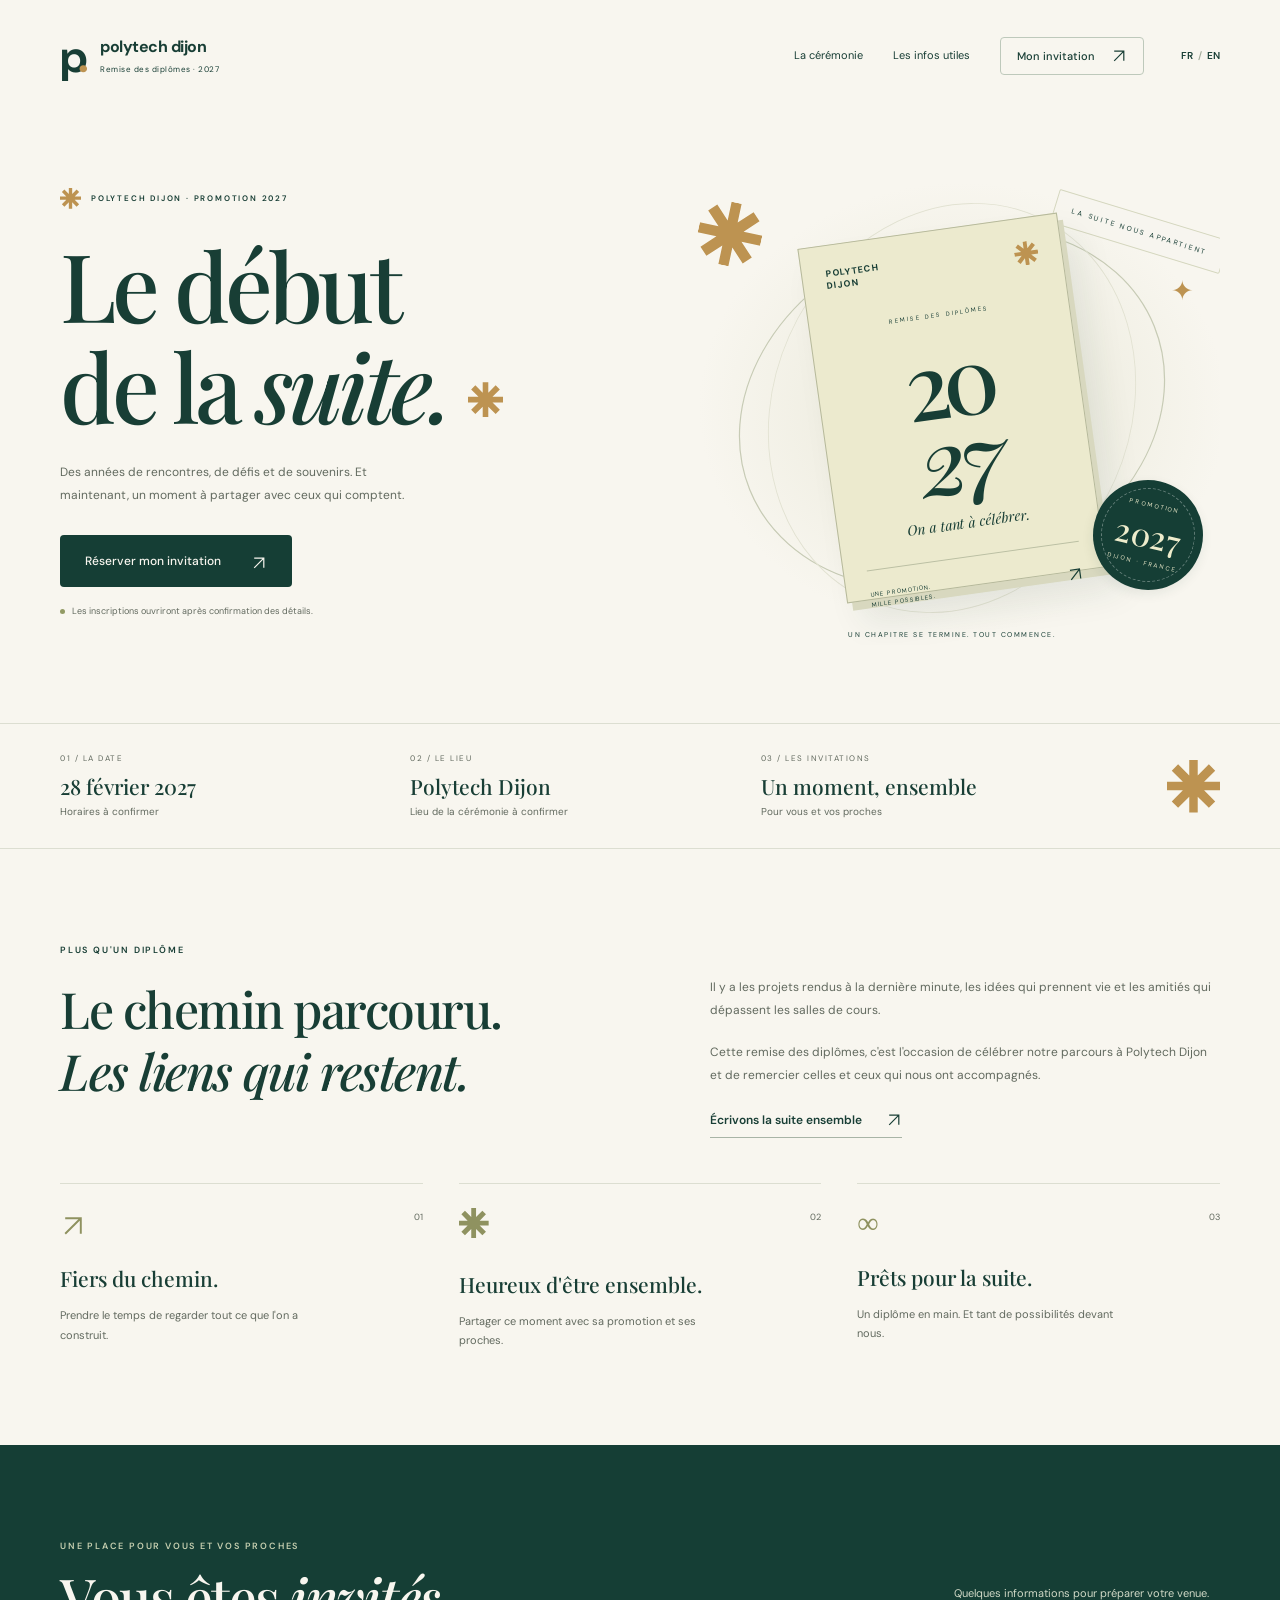
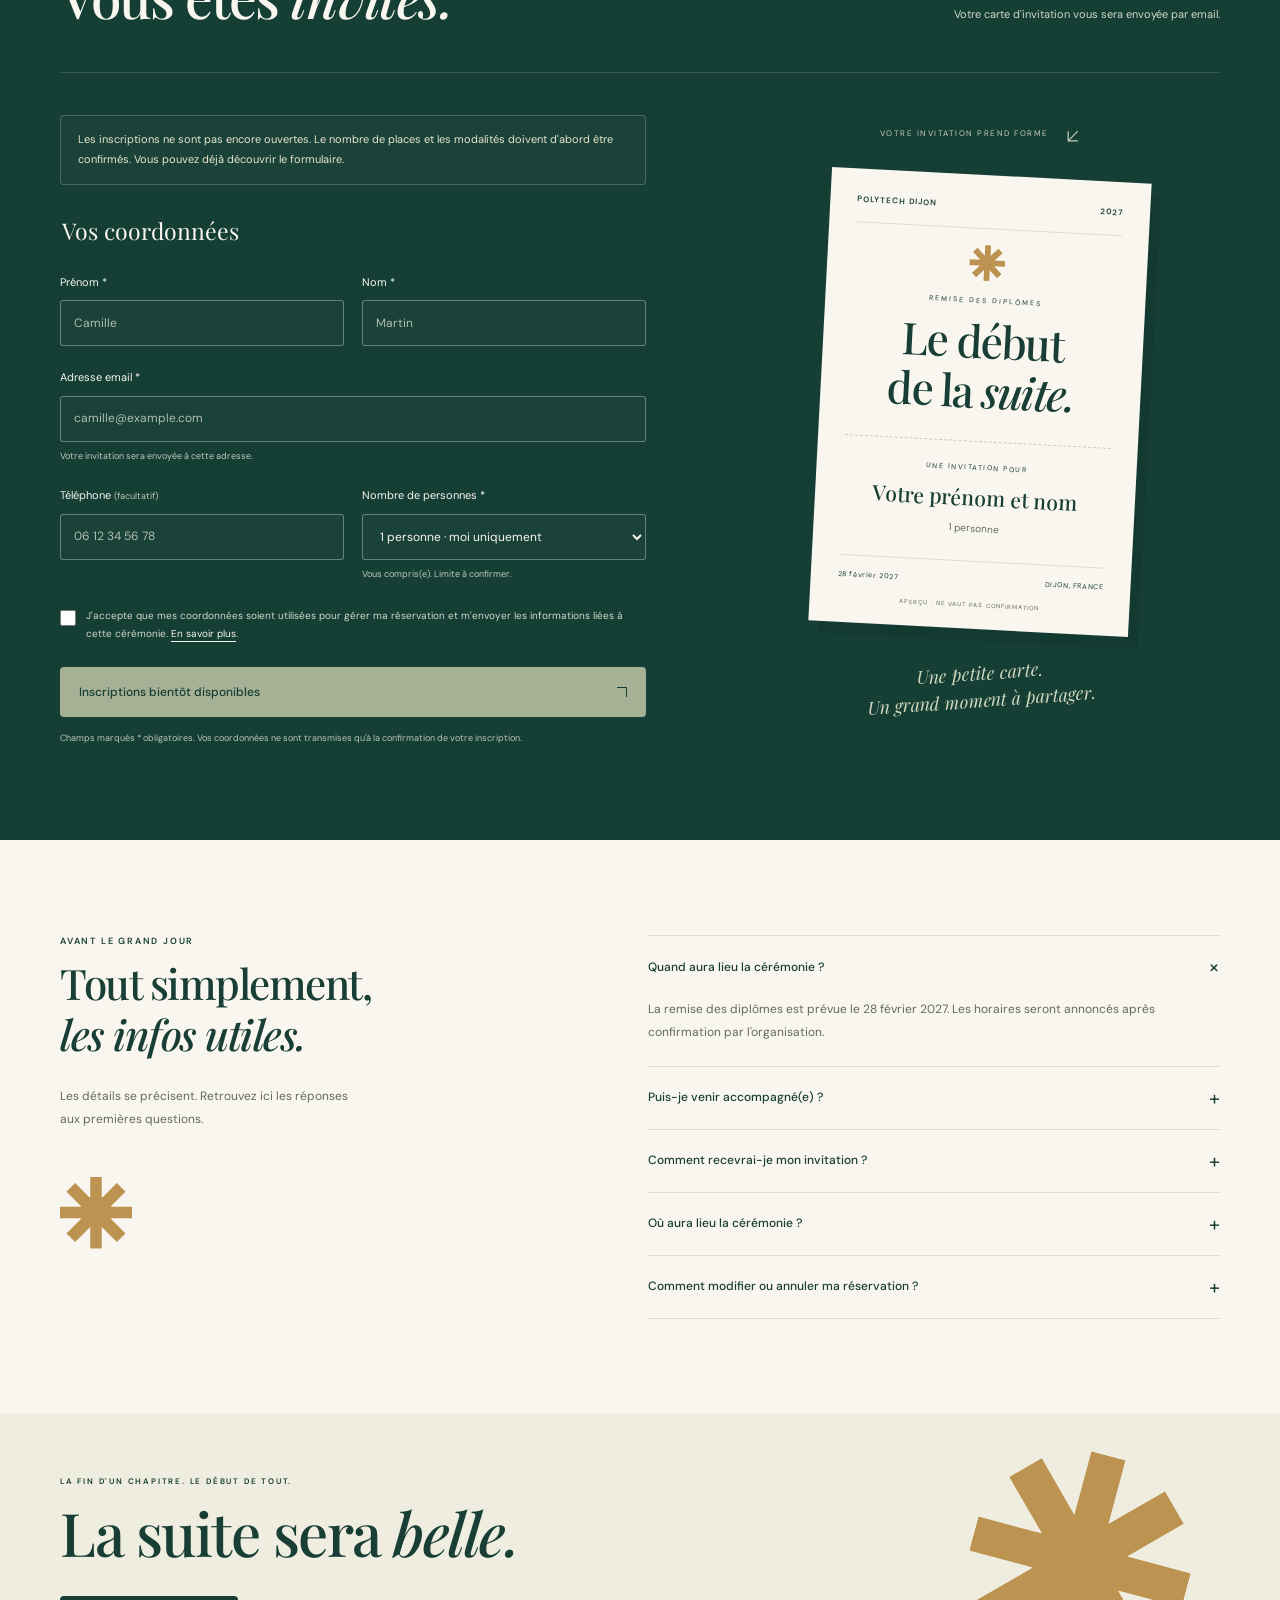
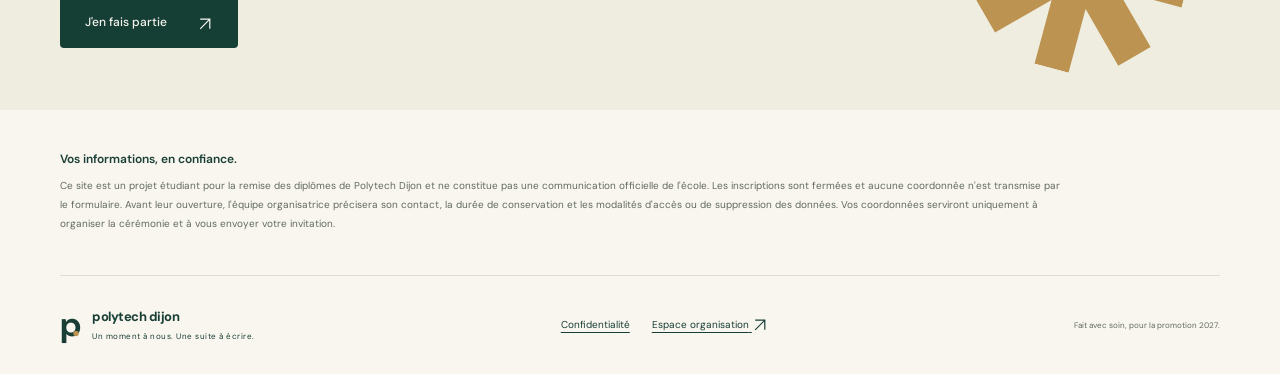
<file: index.html>
<!doctype html>
<html lang="fr">
  <head>
    <meta charset="utf-8" />
    <meta name="viewport" content="width=device-width, initial-scale=1" />
    <meta
      name="description"
      content="Le début de la suite. Le site étudiant de la remise des diplômes de Polytech Dijon : informations, réservations et invitations."
    />
    <meta name="theme-color" content="#153e35" />
    <title>Le début de la suite — Polytech Dijon · 2027</title>
    <link rel="icon" href="./favicon.svg" type="image/svg+xml" />
    <link rel="stylesheet" href="./assets/styles.css" />
    <script src="./config.js" defer></script>
    <script src="./assets/app.js" defer></script>
  </head>
  <body id="top">
    <a class="skip" href="#main" data-en="Skip to content">Aller au contenu</a>
    <header class="header wrap">
      <a class="brand" href="#top"
        ><span class="brand-mark" aria-hidden="true">p<span>.</span></span
        ><span
          >polytech dijon<small data-en="Graduation ceremony · 2027"
            >Remise des diplômes · 2027</small
          ></span
        ></a
      >
      <button
        class="menu-toggle"
        aria-controls="navigation"
        aria-expanded="false"
        hidden
      >
        <span data-en="Menu">Menu</span> ☰
      </button>
      <nav id="navigation" aria-label="Navigation">
        <a href="#ceremonie" data-en="The ceremony">La cérémonie</a
        ><a href="#infos" data-en="Useful information">Les infos utiles</a
        ><a class="button outline small" href="#invitation"
          ><span data-en="My invitation">Mon invitation</span>
          <svg
            class="arrow-icon"
            viewBox="0 0 20 20"
            fill="none"
            aria-hidden="true"
          >
            <path
              d="M4 16 16 4M4 4h12v12"
              stroke="currentColor"
              stroke-width="1.5"
            /></svg
        ></a>
      </nav>
      <button
        class="language"
        id="language"
        type="button"
        aria-label="Switch to English"
      >
        FR <span>/</span> EN
      </button>
    </header>
    <main id="main">
      <section class="hero wrap" aria-labelledby="hero-title">
        <div class="hero-copy">
          <p class="eyebrow">
            <span class="star" aria-hidden="true">✳︎</span>
            <span data-en="POLYTECH DIJON · CLASS OF 2027"
              >POLYTECH DIJON · PROMOTION 2027</span
            >
          </p>
          <h1 id="hero-title">
            <span data-en="The start of">Le début</span><br /><span
              data-en="what’s "
              >de la </span
            ><em data-en="next.">suite.</em
            ><span class="title-star" aria-hidden="true">✳︎</span>
          </h1>
          <p
            class="hero-description"
            data-en="Years of shared challenges, friendships and memories. Now, a moment to celebrate with the people who matter."
          >
            Des années de rencontres, de défis et de souvenirs. Et maintenant,
            un moment à partager avec ceux qui comptent.
          </p>
          <a class="button green" href="#invitation"
            ><span data-en="Reserve my invitation">Réserver mon invitation</span
            ><span aria-hidden="true"
              ><svg
                class="arrow-icon"
                viewBox="0 0 20 20"
                fill="none"
                aria-hidden="true"
              >
                <path
                  d="M4 16 16 4M4 4h12v12"
                  stroke="currentColor"
                  stroke-width="1.5"
                /></svg></span
          ></a>
          <p class="hero-note">
            <i aria-hidden="true"></i
            ><span
              id="opening-note"
              data-en="Registration opens once the event details are confirmed."
              >Les inscriptions ouvriront après confirmation des détails.</span
            >
          </p>
        </div>
        <div
          class="hero-art"
          role="img"
          aria-label="Carte illustrée de la promotion 2027"
        >
          <div class="orbit"></div>
          <div class="orbit second"></div>
          <span class="spark one" aria-hidden="true">✳︎</span
          ><span class="spark two" aria-hidden="true">✦</span
          ><span class="ribbon" data-en="THE FUTURE IS OURS"
            >LA SUITE NOUS APPARTIENT</span
          >
          <div class="art-card">
            <div class="art-top">
              <span>POLYTECH<br />DIJON</span
              ><span aria-hidden="true">✳︎</span>
            </div>
            <div class="art-center">
              <small data-en="GRADUATION CEREMONY">REMISE DES DIPLÔMES</small
              ><strong>20<br /><em>27</em></strong>
              <p data-en="So much to celebrate.">On a tant à célébrer.</p>
            </div>
            <div class="art-bottom">
              <span data-en="ONE CLASS. ENDLESS POSSIBILITIES."
                >UNE PROMOTION.<br />MILLE POSSIBLES.</span
              ><span aria-hidden="true"
                ><svg
                  class="arrow-icon"
                  viewBox="0 0 20 20"
                  fill="none"
                  aria-hidden="true"
                >
                  <path
                    d="M4 16 16 4M4 4h12v12"
                    stroke="currentColor"
                    stroke-width="1.5"
                  /></svg
              ></span>
            </div>
          </div>
          <div class="seal">
            <span data-en="CLASS OF">PROMOTION</span><strong>2027</strong
            ><span>DIJON · FRANCE</span>
          </div>
          <p
            class="art-footnote"
            data-en="One chapter ends. Everything begins."
          >
            Un chapitre se termine. Tout commence.
          </p>
        </div>
      </section>
      <section class="event-strip">
        <div class="wrap facts">
          <div>
            <small data-en="01 / THE DATE">01 / LA DATE</small
            ><strong data-event-date data-en="28 February 2027"
              >28 février 2027</strong
            ><span data-event-time data-en="Time to be confirmed"
              >Horaires à confirmer</span
            >
          </div>
          <div>
            <small data-en="02 / THE PLACE">02 / LE LIEU</small
            ><strong data-event-venue>Polytech Dijon</strong
            ><span data-event-address data-en="Ceremony venue to be confirmed"
              >Lieu de la cérémonie à confirmer</span
            >
          </div>
          <div>
            <small data-en="03 / THE INVITATIONS">03 / LES INVITATIONS</small
            ><strong data-en="A moment, together">Un moment, ensemble</strong
            ><span data-en="For you and your loved ones"
              >Pour vous et vos proches</span
            >
          </div>
          <span class="fact-star" aria-hidden="true">✳︎</span>
        </div>
      </section>
      <section id="ceremonie" class="story wrap section">
        <div>
          <p class="eyebrow" data-en="MORE THAN A DIPLOMA">
            PLUS QU'UN DIPLÔME
          </p>
          <h2>
            <span data-en="The journey we shared.">Le chemin parcouru.</span
            ><br /><em data-en="The bonds we keep.">Les liens qui restent.</em>
          </h2>
        </div>
        <div class="story-copy">
          <p
            data-en="There are the last-minute projects, the ideas brought to life and the friendships that extend far beyond the classroom."
          >
            Il y a les projets rendus à la dernière minute, les idées qui
            prennent vie et les amitiés qui dépassent les salles de cours.
          </p>
          <p
            data-en="Our graduation is a chance to celebrate our journey at Polytech Dijon and thank everyone who helped us along the way."
          >
            Cette remise des diplômes, c'est l'occasion de célébrer notre
            parcours à Polytech Dijon et de remercier celles et ceux qui nous
            ont accompagnés.
          </p>
          <a class="text-link" href="#invitation"
            ><span data-en="Let’s write what comes next"
              >Écrivons la suite ensemble</span
            >
            <svg
              class="arrow-icon"
              viewBox="0 0 20 20"
              fill="none"
              aria-hidden="true"
            >
              <path
                d="M4 16 16 4M4 4h12v12"
                stroke="currentColor"
                stroke-width="1.5"
              /></svg
          ></a>
        </div>
        <div class="moments">
          <article>
            <span class="moment-icon" aria-hidden="true"
              ><svg
                class="arrow-icon"
                viewBox="0 0 20 20"
                fill="none"
                aria-hidden="true"
              >
                <path
                  d="M4 16 16 4M4 4h12v12"
                  stroke="currentColor"
                  stroke-width="1.5"
                /></svg></span
            ><small>01</small>
            <h3 data-en="Proud of the journey.">Fiers du chemin.</h3>
            <p
              data-en="Taking a moment to appreciate everything we have built."
            >
              Prendre le temps de regarder tout ce que l'on a construit.
            </p>
          </article>
          <article>
            <span class="moment-icon" aria-hidden="true">✳︎</span
            ><small>02</small>
            <h3 data-en="Better together.">Heureux d'être ensemble.</h3>
            <p
              data-en="Sharing this milestone with our classmates and loved ones."
            >
              Partager ce moment avec sa promotion et ses proches.
            </p>
          </article>
          <article>
            <span class="moment-icon" aria-hidden="true">∞</span
            ><small>03</small>
            <h3 data-en="Ready for what’s next.">Prêts pour la suite.</h3>
            <p data-en="A diploma in hand. A world of possibilities ahead.">
              Un diplôme en main. Et tant de possibilités devant nous.
            </p>
          </article>
        </div>
      </section>
      <section id="invitation" class="invitation section">
        <div class="wrap">
          <div class="invitation-heading">
            <div>
              <p class="eyebrow" data-en="A PLACE FOR YOU AND YOUR LOVED ONES">
                UNE PLACE POUR VOUS ET VOS PROCHES
              </p>
              <h2>
                <span data-en="You’re ">Vous êtes </span
                ><em data-en="invited.">invités.</em>
              </h2>
            </div>
            <p
              data-en="A few details to prepare for your visit. Your invitation card will arrive by email."
            >
              Quelques informations pour préparer votre venue.<br />Votre carte
              d'invitation vous sera envoyée par email.
            </p>
          </div>
          <div class="registration-layout">
            <form id="registration-form">
              <div
                id="registration-notice"
                class="notice"
                role="status"
                data-en="Registration is not open yet. Capacity and registration details must be confirmed first. You can explore the form below."
              >
                Les inscriptions ne sont pas encore ouvertes. Le nombre de
                places et les modalités doivent d'abord être confirmés. Vous
                pouvez déjà découvrir le formulaire.
              </div>
              <fieldset>
                <legend data-en="Your details">Vos coordonnées</legend>
                <div class="field-row">
                  <div class="field">
                    <label for="first-name"
                      ><span data-en="First name">Prénom</span> *</label
                    ><input
                      id="first-name"
                      name="firstName"
                      autocomplete="given-name"
                      maxlength="80"
                      placeholder="Camille"
                      required
                    />
                  </div>
                  <div class="field">
                    <label for="last-name"
                      ><span data-en="Last name">Nom</span> *</label
                    ><input
                      id="last-name"
                      name="lastName"
                      autocomplete="family-name"
                      maxlength="80"
                      placeholder="Martin"
                      required
                    />
                  </div>
                </div>
                <div class="field">
                  <label for="email"
                    ><span data-en="Email address">Adresse email</span> *</label
                  ><input
                    id="email"
                    name="email"
                    type="email"
                    autocomplete="email"
                    maxlength="254"
                    placeholder="camille@example.com"
                    aria-describedby="email-help"
                    required
                  /><small
                    id="email-help"
                    data-en="We will send your invitation to this address."
                    >Votre invitation sera envoyée à cette adresse.</small
                  >
                </div>
                <div class="field-row">
                  <div class="field">
                    <label for="phone"
                      ><span data-en="Phone number">Téléphone</span>
                      <span class="optional" data-en="(optional)"
                        >(facultatif)</span
                      ></label
                    ><input
                      id="phone"
                      name="phone"
                      type="tel"
                      autocomplete="tel"
                      maxlength="30"
                      placeholder="06 12 34 56 78"
                    />
                  </div>
                  <div class="field">
                    <label for="party-size"
                      ><span data-en="Number of people"
                        >Nombre de personnes</span
                      >
                      *</label
                    ><select
                      id="party-size"
                      name="partySize"
                      aria-describedby="party-help"
                      required
                    >
                      <option value="1" data-en="1 person · just me">
                        1 personne · moi uniquement
                      </option>
                      <option value="2" data-en="2 people · me + 1 guest">
                        2 personnes · moi + 1 proche
                      </option>
                      <option value="3" data-en="3 people · me + 2 guests">
                        3 personnes · moi + 2 proches
                      </option>
                      <option value="4" data-en="4 people · me + 3 guests">
                        4 personnes · moi + 3 proches
                      </option></select
                    ><small
                      id="party-help"
                      data-en="Including you. Limit to be confirmed."
                      >Vous compris(e). Limite à confirmer.</small
                    >
                  </div>
                </div>
                <label class="checkbox-label"
                  ><input name="consent" type="checkbox" required /><span
                    ><span
                      data-en="I agree to my details being used to manage my reservation and send information about this ceremony."
                      >J'accepte que mes coordonnées soient utilisées pour gérer
                      ma réservation et m'envoyer les informations liées à cette
                      cérémonie.</span
                    >
                    <a href="#confidentialite" data-en="Learn more"
                      >En savoir plus</a
                    >.</span
                  ></label
                >
                <div id="captcha-container"></div>
                <button
                  id="submit-registration"
                  class="button cream submit"
                  type="submit"
                  disabled
                >
                  <span data-en="Registration opens soon"
                    >Inscriptions bientôt disponibles</span
                  ><span aria-hidden="true"
                    ><svg
                      class="arrow-icon"
                      viewBox="0 0 20 20"
                      fill="none"
                      aria-hidden="true"
                    >
                      <path
                        d="M4 16 16 4M4 4h12v12"
                        stroke="currentColor"
                        stroke-width="1.5"
                      /></svg
                  ></span>
                </button>
                <p
                  class="form-footnote"
                  data-en="Fields marked * are required. Your details are only sent when you confirm your registration."
                >
                  Champs marqués * obligatoires. Vos coordonnées ne sont
                  transmises qu'à la confirmation de votre inscription.
                </p>
              </fieldset>
              <div
                id="form-result"
                class="form-result"
                role="status"
                aria-live="polite"
                tabindex="-1"
                hidden
              ></div>
            </form>
            <aside
              class="invitation-preview"
              aria-label="Aperçu de l'invitation"
            >
              <p class="preview-label">
                <span data-en="YOUR INVITATION TAKES SHAPE"
                  >VOTRE INVITATION PREND FORME</span
                >
                <span aria-hidden="true"
                  ><svg
                    class="arrow-icon"
                    style="transform: rotate(180deg)"
                    viewBox="0 0 20 20"
                    fill="none"
                    aria-hidden="true"
                  >
                    <path
                      d="M4 16 16 4M4 4h12v12"
                      stroke="currentColor"
                      stroke-width="1.5"
                    /></svg
                ></span>
              </p>
              <div class="ticket">
                <div class="ticket-top">
                  <span>POLYTECH DIJON</span><span>2027</span>
                </div>
                <span class="ticket-star" aria-hidden="true">✳︎</span>
                <p class="ticket-eyebrow" data-en="GRADUATION CEREMONY">
                  REMISE DES DIPLÔMES
                </p>
                <h3>
                  <span data-en="The start of">Le début</span><br /><span
                    data-en="what’s "
                    >de la </span
                  ><em data-en="next.">suite.</em>
                </h3>
                <div class="ticket-guest">
                  <span data-en="AN INVITATION FOR">UNE INVITATION POUR</span
                  ><strong id="preview-name" data-en="Your first and last name"
                    >Votre prénom et nom</strong
                  ><small id="preview-party" data-en="1 person"
                    >1 personne</small
                  >
                </div>
                <div class="ticket-bottom">
                  <span data-event-date data-en="28 February 2027"
                    >28 février 2027</span
                  ><span>DIJON, FRANCE</span>
                </div>
                <p
                  class="preview-stamp"
                  data-en="PREVIEW · NOT A CONFIRMED INVITATION"
                >
                  APERÇU · NE VAUT PAS CONFIRMATION
                </p>
              </div>
              <p class="preview-note">
                <span data-en="A little card.">Une petite carte.</span
                ><br /><span data-en="A big moment to share."
                  >Un grand moment à partager.</span
                >
              </p>
            </aside>
          </div>
        </div>
      </section>
      <section id="infos" class="info wrap section">
        <div>
          <p class="eyebrow" data-en="BEFORE THE BIG DAY">
            AVANT LE GRAND JOUR
          </p>
          <h2>
            <span data-en="Simply,">Tout simplement,</span><br /><em
              data-en="the useful details."
              >les infos utiles.</em
            >
          </h2>
          <p
            class="info-intro"
            data-en="Plans are taking shape. Here are the answers to your first questions."
          >
            Les détails se précisent. Retrouvez ici les réponses aux premières
            questions.
          </p>
          <span class="info-flower" aria-hidden="true">✳︎</span>
        </div>
        <div class="faq">
          <details open>
            <summary>
              <span data-en="When is the ceremony?"
                >Quand aura lieu la cérémonie ?</span
              ><span aria-hidden="true">+</span>
            </summary>
            <p
              id="faq-date"
              data-en="The ceremony is planned for 28 February 2027. The time will be announced once confirmed by the organizers."
            >
              La remise des diplômes est prévue le 28 février 2027. Les horaires
              seront annoncés après confirmation par l'organisation.
            </p>
          </details>
          <details>
            <summary>
              <span data-en="Can I bring guests?"
                >Puis-je venir accompagné(e) ?</span
              ><span aria-hidden="true">+</span>
            </summary>
            <p
              data-en="You will be able to reserve for yourself and your loved ones. The guest limit will be confirmed when registration opens. Remember to include yourself in the total."
            >
              Le formulaire permettra de réserver pour vous et vos proches. Le
              nombre de places sera précisé à l'ouverture. Pensez à vous compter
              dans le total.
            </p>
          </details>
          <details>
            <summary>
              <span data-en="How will I receive my invitation?"
                >Comment recevrai-je mon invitation ?</span
              ><span aria-hidden="true">+</span>
            </summary>
            <p
              data-en="After your reservation is accepted, an invitation card will be sent to the email address you provide. Please check your spam folder too."
            >
              Après acceptation de votre réservation, une carte d'invitation
              sera envoyée à l'adresse email indiquée. Pensez à consulter vos
              courriers indésirables.
            </p>
          </details>
          <details>
            <summary>
              <span data-en="Where will it take place?"
                >Où aura lieu la cérémonie ?</span
              ><span aria-hidden="true">+</span>
            </summary>
            <p
              id="faq-venue"
              data-en="The exact venue and directions will be published here and included in your invitation once confirmed."
            >
              Le lieu exact et les indications d'accès seront publiés ici et
              repris dans votre invitation dès leur confirmation.
            </p>
          </details>
          <details>
            <summary>
              <span data-en="How can I change or cancel my booking?"
                >Comment modifier ou annuler ma réservation ?</span
              ><span aria-hidden="true">+</span>
            </summary>
            <p
              id="faq-contact"
              data-en="The organizers’ contact details will be provided when registration opens. Quote your booking reference when contacting them."
            >
              Les coordonnées de l'équipe organisatrice seront indiquées à
              l'ouverture. Vous pourrez la contacter avec votre référence de
              réservation.
            </p>
          </details>
        </div>
      </section>
      <section class="closing">
        <div class="wrap">
          <p
            class="eyebrow"
            data-en="THE END OF A CHAPTER. THE START OF EVERYTHING."
          >
            LA FIN D'UN CHAPITRE. LE DÉBUT DE TOUT.
          </p>
          <h2>
            <span data-en="Here’s to ">La suite sera </span
            ><em data-en="what’s next.">belle.</em>
          </h2>
          <a class="button green" href="#invitation"
            ><span data-en="Count me in">J'en fais partie</span
            ><span aria-hidden="true"
              ><svg
                class="arrow-icon"
                viewBox="0 0 20 20"
                fill="none"
                aria-hidden="true"
              >
                <path
                  d="M4 16 16 4M4 4h12v12"
                  stroke="currentColor"
                  stroke-width="1.5"
                /></svg></span></a
          ><span class="closing-star" aria-hidden="true">✳︎</span>
        </div>
      </section>
      <section id="confidentialite" class="privacy wrap">
        <h2 data-en="Your information, handled with care.">
          Vos informations, en confiance.
        </h2>
        <p
          id="privacy-text"
          data-en="This is a student project for Polytech Dijon’s graduation ceremony, not an official school communication. Registration is currently closed and no personal details are sent through the form. Before registration opens, the organizers will provide their contact details, a retention period and instructions for accessing or deleting your data. Your information will only be used to organize the ceremony and send your invitation."
        >
          Ce site est un projet étudiant pour la remise des diplômes de Polytech
          Dijon et ne constitue pas une communication officielle de l'école. Les
          inscriptions sont fermées et aucune coordonnée n'est transmise par le
          formulaire. Avant leur ouverture, l'équipe organisatrice précisera son
          contact, la durée de conservation et les modalités d'accès ou de
          suppression des données. Vos coordonnées serviront uniquement à
          organiser la cérémonie et à vous envoyer votre invitation.
        </p>
      </section>
    </main>
    <footer class="footer wrap">
      <a class="brand" href="#top"
        ><span class="brand-mark" aria-hidden="true">p<span>.</span></span
        ><span
          >polytech dijon<small data-en="Our moment. Our next chapter."
            >Un moment à nous. Une suite à écrire.</small
          ></span
        ></a
      >
      <div>
        <a href="#confidentialite" data-en="Privacy">Confidentialité</a
        ><a href="./admin.html"
          ><span data-en="Organizer area">Espace organisation</span>
          <svg
            class="arrow-icon"
            viewBox="0 0 20 20"
            fill="none"
            aria-hidden="true"
          >
            <path
              d="M4 16 16 4M4 4h12v12"
              stroke="currentColor"
              stroke-width="1.5"
            /></svg
        ></a>
      </div>
      <small data-en="Made with care, for the class of 2027."
        >Fait avec soin, pour la promotion 2027.</small
      >
    </footer>
  </body>
</html>
</file>
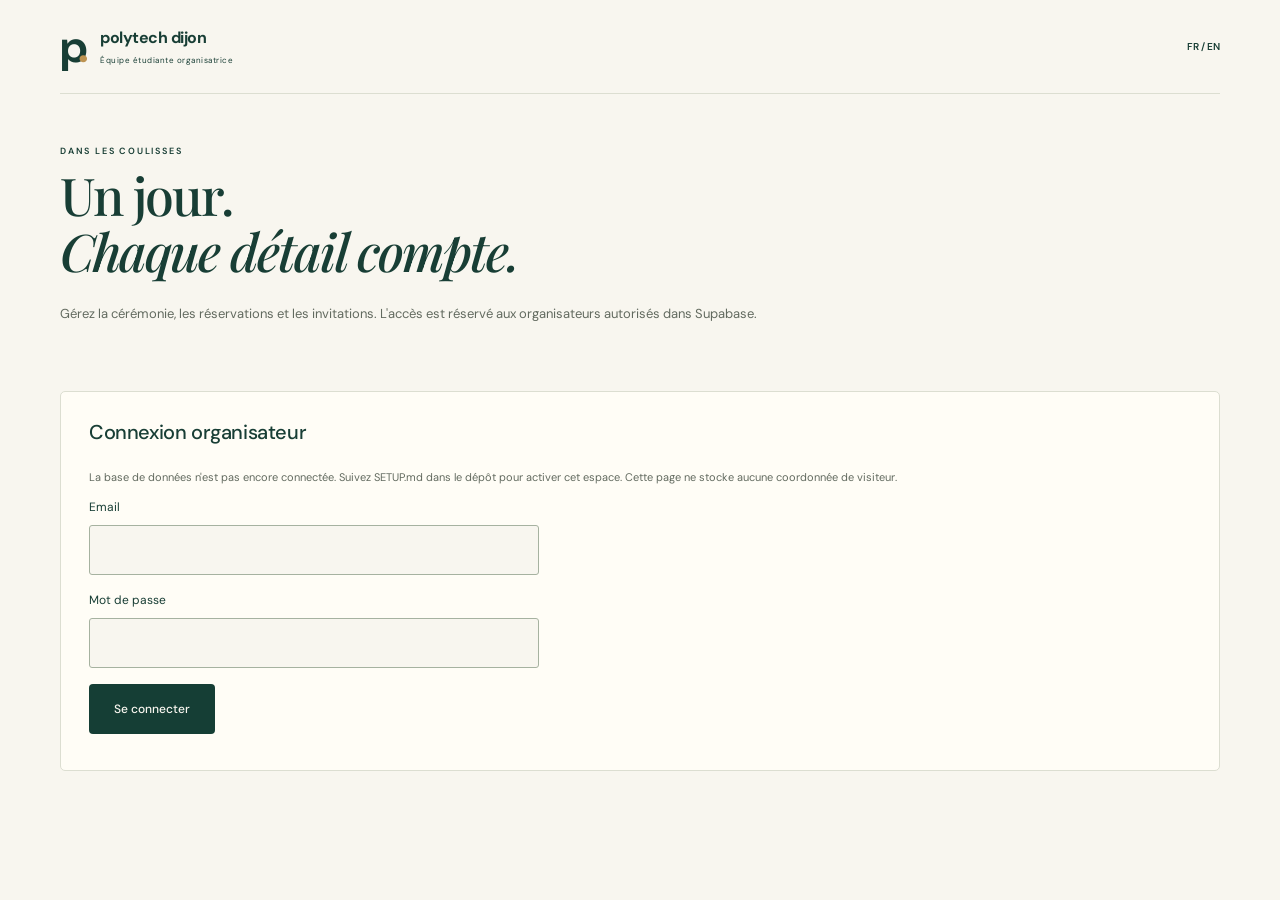
<file: admin.html>
<!doctype html>
<html lang="fr">
  <head>
    <meta charset="utf-8" />
    <meta name="viewport" content="width=device-width, initial-scale=1" />
    <meta name="robots" content="noindex,nofollow" />
    <title>Organisation — Polytech Dijon · 2027</title>
    <link rel="icon" href="./favicon.svg" type="image/svg+xml" />
    <link rel="stylesheet" href="./assets/styles.css" />
    <script src="./config.js" defer></script>
    <script src="./assets/admin.js" defer></script>
  </head>
  <body>
    <a class="skip" href="#main" data-en="Skip to content">Aller au contenu</a>
    <header class="admin-header wrap">
      <a class="brand" href="./index.html"
        ><span class="brand-mark" aria-hidden="true">p<span>.</span></span
        ><span
          >polytech dijon<small data-en="Student organizing team"
            >Équipe étudiante organisatrice</small
          ></span
        ></a
      >
      <div>
        <button id="language" class="language" aria-label="Switch to English">
          FR / EN</button
        ><button
          id="logout"
          class="button outline small"
          hidden
          data-en="Sign out"
        >
          Déconnexion
        </button>
      </div>
    </header>
    <main id="main" class="admin-main wrap">
      <p class="eyebrow" data-en="BEHIND THE CELEBRATION">DANS LES COULISSES</p>
      <h1>
        <span data-en="One day.">Un jour.</span><br /><em
          data-en="Every detail counts."
          >Chaque détail compte.</em
        >
      </h1>
      <p
        class="admin-intro"
        data-en="Manage the ceremony, reservations and invitations. Access is restricted to organizers authorized in Supabase."
      >
        Gérez la cérémonie, les réservations et les invitations. L'accès est
        réservé aux organisateurs autorisés dans Supabase.
      </p>
      <div
        id="admin-message"
        class="admin-message"
        role="status"
        aria-live="polite"
      ></div>
      <section id="login-panel" class="admin-panel">
        <h2 data-en="Organizer sign-in">Connexion organisateur</h2>
        <p
          class="admin-hint"
          id="setup-notice"
          data-en="The database is not connected yet. Follow SETUP.md in the repository to activate this workspace. No guest details are stored by this page."
        >
          La base de données n'est pas encore connectée. Suivez SETUP.md dans le
          dépôt pour activer cet espace. Cette page ne stocke aucune coordonnée
          de visiteur.
        </p>
        <form id="login-form">
          <label for="admin-email" data-en="Email">Email</label
          ><input
            id="admin-email"
            name="email"
            type="email"
            autocomplete="username"
            required
          /><label for="admin-password" data-en="Password">Mot de passe</label
          ><input
            id="admin-password"
            name="password"
            type="password"
            autocomplete="current-password"
            required
          /><button
            id="login-button"
            class="button green"
            type="submit"
            disabled
            data-en="Sign in"
          >
            Se connecter
          </button>
        </form>
      </section>
      <div id="workspace" hidden>
        <div class="admin-stats">
          <div class="admin-stat">
            <strong id="reserved-count">—</strong
            ><span data-en="Reserved places">Places réservées</span>
          </div>
          <div class="admin-stat">
            <strong id="remaining-count">—</strong
            ><span data-en="Places still available">Places disponibles</span>
          </div>
          <div class="admin-stat">
            <strong id="checked-count">—</strong
            ><span data-en="People checked in">Personnes accueillies</span>
          </div>
        </div>
        <details class="admin-panel">
          <summary data-en="Event settings and registration opening">
            Paramètres de la cérémonie et ouverture des inscriptions
          </summary>
          <p
            class="admin-hint"
            data-en="Opening requires a valid date, capacity, venue, organizer email, privacy notices in both languages and a retention deadline. Test email delivery first."
          >
            L'ouverture exige une date valide, une capacité, un lieu, un email
            organisateur, les deux notices de confidentialité et une date limite
            de conservation. Testez d'abord l'envoi des emails.
          </p>
          <form id="event-form" class="admin-event-form">
            <div>
              <label for="event-date" data-en="Event date"
                >Date de la cérémonie</label
              ><input id="event-date" name="event_date" type="date" required />
            </div>
            <div>
              <label for="event-time" data-en="Time in Dijon (optional)"
                >Heure à Dijon (facultatif)</label
              ><input id="event-time" name="event_time" type="time" />
            </div>
            <div>
              <label for="capacity" data-en="Total guest capacity"
                >Capacité totale d'accueil</label
              ><input
                id="capacity"
                name="capacity"
                type="number"
                min="1"
                max="100000"
              />
            </div>
            <div>
              <label for="max-party" data-en="Maximum people per reservation"
                >Personnes maximum par réservation</label
              ><input
                id="max-party"
                name="max_party_size"
                type="number"
                min="1"
                max="20"
                required
              />
            </div>
            <div>
              <label for="venue" data-en="Venue">Lieu</label
              ><input id="venue" name="venue" maxlength="200" />
            </div>
            <div>
              <label for="venue-address" data-en="Address">Adresse</label
              ><input id="venue-address" name="venue_address" maxlength="500" />
            </div>
            <div>
              <label for="organizer-email" data-en="Organizer contact email"
                >Email de contact de l'organisation</label
              ><input
                id="organizer-email"
                name="organizer_email"
                type="email"
                maxlength="254"
              />
            </div>
            <div>
              <label
                for="retention"
                data-en="Delete guest data after (maximum one year after the event)"
                >Supprimer les données après (maximum un an après la
                cérémonie)</label
              ><input id="retention" name="retention_until" type="date" />
            </div>
            <div>
              <label for="privacy-fr"
                >Notice de confidentialité (français)</label
              ><textarea
                id="privacy-fr"
                name="privacy_notice_fr"
                maxlength="8000"
              ></textarea>
            </div>
            <div>
              <label for="privacy-en">Privacy notice (English)</label
              ><textarea
                id="privacy-en"
                name="privacy_notice_en"
                maxlength="8000"
              ></textarea>
            </div>
            <label class="checkbox-label"
              ><input name="registration_open" type="checkbox" /><span
                data-en="Open registration"
                >Ouvrir les inscriptions</span
              ></label
            ><button class="button green" type="submit" data-en="Save settings">
              Enregistrer les paramètres
            </button>
          </form>
        </details>
        <div class="admin-toolbar">
          <h2 data-en="The guest list">La liste des invités</h2>
          <div>
            <button class="button outline small" id="refresh" data-en="Refresh">
              Actualiser</button
            ><button
              class="button green small"
              id="export"
              data-en="Export CSV"
            >
              Exporter CSV
            </button>
          </div>
        </div>
        <div class="field admin-search">
          <label for="search" data-en="Search by name, email or reference"
            >Rechercher par nom, email ou référence</label
          ><input
            id="search"
            type="search"
            placeholder="PD27-…"
            style="color: #153e35; border-color: #a6b2a0; max-width: 500px"
          />
        </div>
        <p
          class="admin-hint"
          data-en="Only authorized organizers can see these details. CSV exports contain personal data: keep them secure and delete them by the retention deadline."
        >
          Seuls les organisateurs autorisés voient ces informations. Les exports
          CSV contiennent des données personnelles : conservez-les en sécurité
          et supprimez-les à l'échéance prévue.
        </p>
        <div class="table-scroll">
          <table>
            <thead>
              <tr>
                <th data-en="Guest">Invité</th>
                <th data-en="Contact">Contact</th>
                <th data-en="People">Places</th>
                <th data-en="Reservation">Réservation</th>
                <th data-en="Invitation">Invitation</th>
                <th data-en="Actions">Actions</th>
              </tr>
            </thead>
            <tbody id="reservations"></tbody>
          </table>
        </div>
      </div>
    </main>
  </body>
</html>
</file>
<file: assets/styles.css>
@import url("https://fonts.googleapis.com/css2?family=DM+Sans:wght@400;500;600;700&family=Playfair+Display:ital,wght@0,500;0,600;1,500&display=swap");
:root {
  --paper: #f8f6ef;
  --ink: #183e35;
  --muted: #626a5f;
  --line: #dcded1;
  --green: #153e35;
  --cream: #eeeccc;
  --gold: #bd9351;
  --serif: "Playfair Display", Georgia, serif;
  --sans: "DM Sans", Arial, sans-serif;
  scroll-behavior: smooth;
  scroll-padding-top: 28px;
  color-scheme: light;
}
* {
  box-sizing: border-box;
}
body {
  margin: 0;
  background: var(--paper);
  color: var(--ink);
  font-family: var(--sans);
  font-size: 15px;
  line-height: 1.6;
}
button,
input,
select {
  font: inherit;
}
a {
  color: inherit;
  text-underline-offset: 4px;
}
a,
button,
summary {
  touch-action: manipulation;
}
button {
  cursor: pointer;
}
button:disabled {
  cursor: not-allowed;
}
a:focus-visible,
button:focus-visible,
summary:focus-visible,
input:focus-visible,
select:focus-visible,
[tabindex]:focus-visible {
  outline: 3px solid var(--gold);
  outline-offset: 5px;
}
.wrap {
  width: min(1160px, calc(100% - 96px));
  margin-inline: auto;
}
h1,
h2,
h3,
p {
  margin-top: 0;
}
h1,
h2,
h3 {
  font-weight: 500;
}
h2 {
  font-family: var(--serif);
  font-size: clamp(36px, 4vw, 50px);
  line-height: 1.23;
  letter-spacing: -1.5px;
  margin-bottom: 24px;
}
h2 em {
  font-weight: 500;
}
.eyebrow {
  font-size: 9px;
  letter-spacing: 1.8px;
  font-weight: 600;
  line-height: 1.6;
}
.section {
  padding-block: 94px;
}
.button {
  display: inline-flex;
  align-items: center;
  justify-content: center;
  gap: 30px;
  padding: 15px 24px;
  border: 1px solid transparent;
  border-radius: 4px;
  font-weight: 500;
  font-size: 12px;
  text-decoration: none;
  line-height: 1.5;
  transition:
    transform 0.2s,
    background 0.2s;
}
.button:hover {
  transform: translateY(-2px);
}
.button > span:last-child:not(:first-child) {
  font-size: 20px;
  line-height: 1;
}
.green {
  background: var(--green);
  color: var(--paper);
}
.green:hover {
  background: #235344;
}
.cream {
  background: var(--cream);
  color: var(--green);
}
.small {
  padding: 10px 16px;
  gap: 16px;
}
.outline {
  border-color: #bec9bb;
}
.text-link {
  font-size: 12px;
  font-weight: 600;
  text-decoration: none;
  border-bottom: 1px solid #a8b4a6;
  padding-bottom: 5px;
  display: inline-flex;
  align-items: center;
  gap: 24px;
}
.skip {
  position: fixed;
  left: 16px;
  top: -80px;
  z-index: 20;
  background: var(--paper);
  padding: 12px 20px;
}
.skip:focus {
  top: 12px;
}
.header {
  height: 112px;
  display: flex;
  align-items: center;
  gap: 25px;
}
.brand {
  display: flex;
  gap: 13px;
  align-items: center;
  text-decoration: none;
  font-size: 16px;
  font-weight: 700;
  letter-spacing: -0.5px;
  line-height: 1.3;
  flex-shrink: 0;
}
.brand small {
  display: block;
  font-size: 8px;
  font-weight: 400;
  letter-spacing: 0.5px;
  margin-top: 6px;
}
.brand-mark {
  font-weight: 700;
  font-size: 45px;
  letter-spacing: -9px;
  line-height: 1;
  margin-right: 7px;
}
.brand-mark > span {
  color: var(--gold);
}
.header nav {
  display: flex;
  align-items: center;
  gap: 30px;
  margin-left: auto;
}
.header nav > a {
  font-size: 11px;
  text-decoration: none;
}
.header nav > a:hover {
  text-decoration: underline;
}
.language {
  font-size: 10px;
  font-weight: 600;
  border: 0;
  background: none;
  color: var(--ink);
  padding: 8px 0 8px 12px;
  white-space: nowrap;
}
.language > span {
  color: #a4ac9c;
  padding: 0 3px;
}
.menu-toggle {
  background: none;
  border: 1px solid var(--line);
  padding: 8px 12px;
  color: var(--ink);
  border-radius: 4px;
  font-size: 11px;
}
.hero {
  display: grid;
  grid-template-columns: 1.08fr 1fr;
  gap: 45px;
  align-items: center;
  padding-top: 58px;
  padding-bottom: 78px;
}
.hero-copy > .eyebrow {
  display: flex;
  align-items: center;
  gap: 10px;
  margin-bottom: 25px;
  font-size: 8px;
}
.star {
  font-size: 21px;
  color: var(--gold);
}
h1 {
  font-family: var(--serif);
  font-size: clamp(70px, 7.4vw, 104px);
  letter-spacing: -4.5px;
  line-height: 1.07;
  margin-bottom: 25px;
}
h1 em {
  font-weight: 500;
}
.title-star {
  display: inline-block;
  font-family: var(--sans);
  font-size: 35px;
  color: var(--gold);
  vertical-align: middle;
  margin-left: 20px;
}
.hero-description {
  font-size: 12px;
  line-height: 1.9;
  color: var(--muted);
  max-width: 360px;
  margin-bottom: 28px;
}
.hero-note {
  font-size: 9px;
  display: flex;
  gap: 7px;
  align-items: flex-start;
  margin-top: 17px;
  color: var(--muted);
  max-width: 340px;
}
.hero-note i {
  width: 5px;
  height: 5px;
  border-radius: 50%;
  background: #929a64;
  flex-shrink: 0;
  margin-top: 5px;
}
.hero-art {
  height: 475px;
  position: relative;
  display: grid;
  place-items: center;
  background: radial-gradient(ellipse at 52% 50%, #e8e7d7 0, transparent 67%);
}
.art-card {
  width: 262px;
  height: 358px;
  background: #eceace;
  border: 1px solid #b6b99c;
  box-shadow:
    5px 8px 0 #d8d8bf,
    15px 24px 35px #183e3515;
  transform: rotate(-8deg);
  position: relative;
  z-index: 2;
  padding: 23px;
}
.art-top {
  display: flex;
  align-items: start;
  justify-content: space-between;
  font-size: 9px;
  font-weight: 700;
  line-height: 1.3;
  letter-spacing: 1px;
}
.art-top > span:last-child {
  font-size: 24px;
  line-height: 1;
}
.art-center {
  text-align: center;
  padding-top: 22px;
}
.art-center > small {
  font-size: 6px;
  letter-spacing: 2px;
}
.art-center > strong {
  font-family: var(--serif);
  display: block;
  font-size: 92px;
  line-height: 0.84;
  letter-spacing: -7px;
  margin-top: 17px;
  font-weight: 500;
}
.art-center em {
  font-weight: 500;
}
.art-center p {
  font-family: var(--serif);
  font-style: italic;
  font-size: 14px;
  margin: 18px 0 0;
}
.art-bottom {
  display: flex;
  align-items: center;
  justify-content: space-between;
  font-size: 6px;
  letter-spacing: 1px;
  border-top: 1px solid #bcc0a4;
  padding-top: 14px;
  margin-top: 22px;
  gap: 12px;
}
.art-bottom > span:last-child {
  font-size: 20px;
}
.orbit {
  position: absolute;
  width: 350px;
  height: 350px;
  border: 1px solid #c7cbb5;
  border-radius: 50%;
  transform: rotate(-22deg) scaleX(1.25);
}
.orbit.second {
  width: 420px;
  height: 420px;
  border-color: #e2e2d2;
  transform: rotate(24deg) scaleX(0.85);
}
.spark {
  position: absolute;
  color: var(--gold);
  z-index: 3;
}
.spark.one {
  font-size: 64px;
  left: 14px;
  top: 32px;
  transform: rotate(12deg);
}
.spark.two {
  font-size: 27px;
  right: 26px;
  top: 100px;
}
.ribbon {
  position: absolute;
  right: -8px;
  top: 44px;
  transform: rotate(17deg);
  font-size: 7px;
  letter-spacing: 2px;
  padding: 11px 17px;
  border: 1px solid #d5d7bf;
  border-radius: 2px;
  background: #f8f6efcc;
  z-index: 1;
}
.seal {
  position: absolute;
  z-index: 4;
  right: 17px;
  bottom: 55px;
  border-radius: 50%;
  width: 110px;
  height: 110px;
  display: flex;
  flex-direction: column;
  align-items: center;
  justify-content: center;
  background: var(--green);
  color: var(--cream);
  outline: 1px dashed #ffffff55;
  outline-offset: -9px;
  transform: rotate(13deg);
  box-shadow: 0 4px 12px #183e3515;
}
.seal span {
  font-size: 6px;
  letter-spacing: 2px;
}
.seal strong {
  font-family: var(--serif);
  font-size: 32px;
  line-height: 1.5;
  font-weight: 500;
}
.art-footnote {
  position: absolute;
  bottom: 5px;
  font-size: 7px;
  letter-spacing: 1.5px;
  text-transform: uppercase;
  margin: 0;
}
.event-strip {
  border-block: 1px solid var(--line);
}
.facts {
  display: grid;
  grid-template-columns: 1fr 1fr 1.15fr 60px;
  padding-block: 28px;
  gap: 26px;
  align-items: center;
}
.facts > div {
  display: flex;
  flex-direction: column;
}
.facts small {
  font-size: 8px;
  letter-spacing: 1.5px;
  color: var(--muted);
  margin-bottom: 8px;
}
.facts strong {
  font-family: var(--serif);
  font-size: 21px;
  font-weight: 500;
  line-height: 1.3;
  margin-bottom: 4px;
}
.facts > div > span {
  font-size: 10px;
  color: var(--muted);
}
.fact-star {
  font-size: 53px;
  line-height: 1;
  color: var(--gold);
  justify-self: end;
}
.story {
  display: grid;
  grid-template-columns: 1.1fr 1fr;
  column-gap: 90px;
}
.story .eyebrow {
  margin-bottom: 21px;
}
.story-copy {
  font-size: 12px;
  color: var(--muted);
  padding-top: 33px;
  line-height: 1.95;
}
.story-copy > p {
  margin-bottom: 18px;
}
.story-copy .text-link {
  color: var(--ink);
  margin-top: 3px;
}
.moments {
  grid-column: 1/-1;
  display: grid;
  grid-template-columns: repeat(3, 1fr);
  margin-top: 45px;
  gap: 36px;
}
.moments article {
  position: relative;
  padding-top: 24px;
  border-top: 1px solid var(--line);
}
.moment-icon {
  display: block;
  font-size: 30px;
  line-height: 1;
  margin-bottom: 23px;
  color: #8f9260;
}
.moments article > small {
  position: absolute;
  right: 0;
  top: 26px;
  font-size: 9px;
  color: var(--muted);
}
.moments h3 {
  font-family: var(--serif);
  font-size: 21px;
  margin-bottom: 10px;
}
.moments p {
  font-size: 11px;
  line-height: 1.8;
  max-width: 260px;
  color: var(--muted);
  margin-bottom: 0;
}
.invitation {
  background: var(--green);
  color: var(--paper);
  position: relative;
  overflow: hidden;
}
.invitation-heading {
  display: flex;
  align-items: end;
  justify-content: space-between;
  gap: 40px;
  padding-bottom: 42px;
  border-bottom: 1px solid #ffffff25;
  margin-bottom: 42px;
}
.invitation-heading .eyebrow {
  color: #c6cfb0;
}
.invitation-heading h2 {
  font-size: 55px;
  margin-bottom: 0;
}
.invitation-heading > p {
  font-size: 11px;
  color: #d1d9c7;
  line-height: 1.9;
  max-width: 300px;
  margin-bottom: 5px;
}
.registration-layout {
  display: grid;
  grid-template-columns: 1.1fr 0.9fr;
  gap: 95px;
}
.registration-layout > form {
  min-width: 0;
}
.notice {
  font-size: 11px;
  line-height: 1.8;
  color: #e7e5cd;
  border: 1px solid #ffffff35;
  padding: 14px 17px;
  border-radius: 4px;
  margin-bottom: 28px;
  background: #ffffff06;
}
fieldset {
  padding: 0;
  border: 0;
  margin: 0;
  min-width: 0;
}
legend {
  font-family: var(--serif);
  font-size: 23px;
  margin-bottom: 24px;
}
.field-row {
  display: grid;
  grid-template-columns: 1fr 1fr;
  gap: 18px;
}
.field {
  margin-bottom: 23px;
  min-width: 0;
}
.field label {
  display: block;
  font-size: 11px;
  margin-bottom: 9px;
}
.optional {
  font-size: 9px;
  color: #c1c9b5;
}
.field input,
.field select {
  display: block;
  width: 100%;
  min-height: 46px;
  background: #ffffff06;
  color: var(--paper);
  border: 1px solid #ffffff55;
  border-radius: 3px;
  padding: 11px 13px;
  font-size: 12px;
  transition: border-color 0.2s;
}
.field input::placeholder {
  color: #b0beb0;
}
.field input:hover,
.field select:hover {
  border-color: #e7e5cd;
}
.field select option {
  color: var(--ink);
  background: var(--paper);
}
.field small {
  font-size: 9px;
  line-height: 1.7;
  color: #c0cbbb;
  display: block;
  margin-top: 7px;
}
.checkbox-label {
  display: flex;
  align-items: start;
  gap: 10px;
  font-size: 10px;
  color: #d0dac9;
  line-height: 1.8;
  margin-top: 2px;
  margin-bottom: 24px;
}
.checkbox-label input {
  width: 16px;
  height: 16px;
  flex-shrink: 0;
  margin: 3px 0 0;
  accent-color: var(--cream);
}
.checkbox-label a {
  color: var(--paper);
}
.submit {
  width: 100%;
  justify-content: space-between;
  padding: 15px 18px;
}
.submit:disabled {
  background: #b5bda0;
  color: #153e35;
  opacity: 0.9;
  transform: none;
}
.form-footnote {
  font-size: 9px;
  line-height: 1.8;
  color: #b9c7b5;
  margin: 13px 0 0;
}
.preview-label {
  font-size: 8px;
  letter-spacing: 1.5px;
  text-align: center;
  color: #c4cdb3;
  margin-bottom: 23px;
  display: flex;
  align-items: center;
  justify-content: center;
  gap: 16px;
}
.preview-label > span:last-child {
  font-size: 23px;
}
.ticket {
  width: min(100%, 320px);
  margin: 0 auto;
  background: var(--paper);
  color: var(--ink);
  padding: 24px 27px 18px;
  position: relative;
  transform: rotate(3deg);
  box-shadow: 10px 12px 0 #0b2c253a;
}
.ticket-top {
  display: flex;
  justify-content: space-between;
  font-size: 8px;
  letter-spacing: 1px;
  font-weight: 600;
  border-bottom: 1px solid var(--line);
  padding-bottom: 16px;
}
.ticket-star {
  font-size: 36px;
  display: block;
  text-align: center;
  color: var(--gold);
  margin-top: 16px;
  margin-bottom: 14px;
  line-height: 1.2;
}
.ticket-eyebrow {
  font-size: 7px;
  letter-spacing: 2px;
  text-align: center;
  margin-bottom: 9px;
}
.ticket h3 {
  font-family: var(--serif);
  font-size: 44px;
  line-height: 1.13;
  letter-spacing: -1.5px;
  text-align: center;
  margin-bottom: 27px;
}
.ticket-guest {
  text-align: center;
  border-top: 1px dashed #c8ccb9;
  padding-top: 20px;
}
.ticket-guest > span {
  font-size: 7px;
  letter-spacing: 1.5px;
  display: block;
}
.ticket-guest strong {
  display: block;
  font-family: var(--serif);
  font-size: 21px;
  font-weight: 500;
  margin-block: 7px 1px;
  overflow-wrap: anywhere;
}
.ticket-guest small {
  font-size: 10px;
  color: var(--muted);
}
.ticket-bottom {
  display: flex;
  justify-content: space-between;
  border-top: 1px solid var(--line);
  margin-top: 22px;
  padding-top: 13px;
  font-size: 7px;
  letter-spacing: 0.6px;
  gap: 8px;
}
.preview-stamp {
  text-align: center;
  font-size: 6px;
  letter-spacing: 1px;
  color: var(--muted);
  margin: 15px 0 0;
}
.preview-note {
  font-family: var(--serif);
  font-style: italic;
  text-align: center;
  color: #d0d7bc;
  font-size: 18px;
  line-height: 1.5;
  margin: 31px 0 0;
  transform: rotate(-4deg);
}
.form-result {
  border: 1px solid #aebc8e;
  padding: 20px;
  border-radius: 4px;
  background: #ffffff08;
  font-size: 13px;
  overflow-wrap: anywhere;
  margin-top: 20px;
}
.form-result.error {
  border-color: #f0ba9c;
}
.info {
  display: grid;
  grid-template-columns: 1fr 1.15fr;
  gap: 90px;
}
.info h2 {
  font-size: 42px;
}
.info-intro {
  font-size: 12px;
  line-height: 1.9;
  color: var(--muted);
  max-width: 300px;
}
.info-flower {
  display: block;
  font-size: 72px;
  line-height: 1;
  color: var(--gold);
  margin-top: 34px;
}
.faq {
  padding-top: 1px;
}
.faq details {
  border-bottom: 1px solid var(--line);
}
.faq details:first-child {
  border-top: 1px solid var(--line);
}
.faq summary {
  font-size: 12px;
  font-weight: 500;
  padding: 21px 0;
  list-style: none;
  display: flex;
  align-items: center;
  justify-content: space-between;
  gap: 20px;
  cursor: pointer;
}
.faq summary::-webkit-details-marker {
  display: none;
}
.faq summary > span:last-child {
  font-size: 20px;
  font-weight: 400;
  line-height: 1;
}
.faq details[open] summary > span:last-child {
  transform: rotate(45deg);
}
.faq details p {
  font-size: 12px;
  line-height: 1.9;
  color: var(--muted);
  padding-right: 25px;
  margin-bottom: 22px;
}
.closing {
  background: #eeeddf;
  padding-block: 62px;
  overflow: hidden;
}
.closing > .wrap {
  position: relative;
}
.closing .eyebrow {
  font-size: 8px;
}
.closing h2 {
  font-size: 60px;
  margin-bottom: 27px;
}
.closing-star {
  position: absolute;
  font-size: 220px;
  right: 30px;
  top: 50%;
  transform: translateY(-50%) rotate(15deg);
  line-height: 1;
  color: #d5d7b9;
}
.privacy {
  padding-block: 42px;
  border-bottom: 1px solid var(--line);
}
.privacy h2 {
  font-family: var(--sans);
  font-size: 12px;
  letter-spacing: 0;
  font-weight: 600;
  margin-bottom: 9px;
}
.privacy p {
  font-size: 10px;
  line-height: 1.9;
  color: var(--muted);
  max-width: 1000px;
  margin-bottom: 0;
}
.footer {
  display: flex;
  align-items: center;
  justify-content: space-between;
  padding-block: 32px;
  gap: 25px;
}
.footer .brand {
  font-size: 13px;
}
.footer .brand-mark {
  font-size: 34px;
}
.footer .brand small {
  font-size: 8px;
}
.footer > div {
  display: flex;
  gap: 22px;
  font-size: 10px;
}
.footer > small {
  font-size: 8px;
  color: var(--muted);
}
[hidden] {
  display: none !important;
}
/* Organizer workspace */
.admin-header {
  border-bottom: 1px solid var(--line);
  padding-block: 24px;
  display: flex;
  align-items: center;
  justify-content: space-between;
  gap: 20px;
}
.admin-main {
  padding-block: 50px;
}
.admin-main > h1 {
  font-size: 52px;
  letter-spacing: -2px;
}
.admin-intro {
  color: var(--muted);
  font-size: 13px;
  max-width: 700px;
}
.admin-panel {
  background: #fffdf6;
  border: 1px solid var(--line);
  padding: 28px;
  border-radius: 5px;
  margin-block: 24px;
}
.admin-panel h2 {
  font-family: var(--sans);
  font-size: 20px;
  letter-spacing: -0.4px;
}
.admin-panel label {
  font-size: 12px;
  display: block;
  margin-bottom: 8px;
}
.admin-panel input,
.admin-panel textarea {
  padding: 12px;
  border: 1px solid #a6b2a0;
  border-radius: 3px;
  width: 100%;
  max-width: 450px;
  display: block;
  margin-bottom: 16px;
  color: var(--ink);
  background: var(--paper);
}
.admin-panel textarea {
  min-height: 110px;
  resize: vertical;
  font: inherit;
  font-size: 12px;
}
.admin-panel .button {
  margin-right: 10px;
  margin-bottom: 8px;
}
.admin-stats {
  display: grid;
  grid-template-columns: repeat(3, 1fr);
  gap: 20px;
}
.admin-stat {
  border: 1px solid var(--line);
  padding: 20px;
  background: #fffdf6;
}
.admin-stat strong {
  display: block;
  font-family: var(--serif);
  font-size: 36px;
  font-weight: 500;
}
.admin-stat span {
  font-size: 11px;
  color: var(--muted);
}
.table-scroll {
  overflow-x: auto;
}
table {
  width: 100%;
  border-collapse: collapse;
  font-size: 12px;
  text-align: left;
  white-space: nowrap;
}
th,
td {
  padding: 14px 12px;
  border-bottom: 1px solid var(--line);
}
th {
  font-size: 10px;
  letter-spacing: 0.5px;
  color: var(--muted);
}
td .button {
  font-size: 10px;
  padding: 7px 10px;
}
td small {
  display: block;
  color: var(--muted);
}
.admin-toolbar {
  display: flex;
  justify-content: space-between;
  align-items: center;
  flex-wrap: wrap;
  gap: 20px;
  margin-block: 30px 16px;
}
.admin-toolbar h2 {
  font-family: var(--serif);
  font-size: 27px;
  margin: 0;
}
.admin-message {
  font-size: 13px;
  padding: 15px 0;
  white-space: pre-line;
}
.admin-event-form {
  display: grid;
  grid-template-columns: 1fr 1fr;
  gap: 18px;
}
.admin-event-form input,
.admin-event-form textarea {
  margin: 0;
  max-width: none;
}
.admin-event-form .checkbox-label {
  color: var(--ink);
  font-size: 12px;
}
.admin-event-form .checkbox-label input {
  width: 16px;
  height: 16px;
  margin-top: 3px;
}
.admin-event-form .button {
  align-self: end;
  justify-self: start;
}
.admin-status {
  padding: 4px 8px;
  background: #e4e9d7;
  border-radius: 3px;
  font-size: 10px;
}
.admin-hint {
  font-size: 11px;
  color: var(--muted);
}
@media (max-width: 1050px) {
  .wrap {
    width: calc(100% - 64px);
  }
  .header {
    gap: 16px;
  }
  .header nav {
    gap: 20px;
  }
  .hero {
    gap: 15px;
  }
  .hero-art {
    height: 430px;
  }
  .orbit {
    width: 285px;
    height: 285px;
  }
  .orbit.second {
    width: 345px;
    height: 345px;
  }
  .art-card {
    width: 235px;
    height: 333px;
    padding: 20px;
  }
  .art-center > strong {
    font-size: 84px;
  }
  .spark.one {
    left: 0;
  }
  .spark.two {
    right: 0;
  }
  .ribbon {
    right: 0;
    font-size: 6px;
    letter-spacing: 1px;
  }
  .seal {
    right: -4px;
    bottom: 30px;
    width: 95px;
    height: 95px;
  }
  .story {
    column-gap: 50px;
  }
  .registration-layout {
    gap: 50px;
  }
  .info {
    gap: 55px;
  }
  .footer {
    flex-wrap: wrap;
  }
  .footer > small {
    flex-basis: 100%;
    text-align: center;
  }
  .invitation-heading h2 {
    font-size: 48px;
  }
  .facts {
    grid-template-columns: 1fr 1fr 1.1fr 35px;
    gap: 20px;
  }
  .fact-star {
    font-size: 38px;
  }
  .facts strong {
    font-size: 18px;
  }
}
@media (max-width: 760px) {
  .wrap {
    width: calc(100% - 40px);
  }
  .header {
    height: 88px;
    position: relative;
    gap: 14px;
  }
  .brand {
    font-size: 14px;
  }
  .brand small {
    font-size: 7px;
  }
  .brand-mark {
    font-size: 37px;
  }
  .menu-toggle:not([hidden]) {
    display: block;
    margin-left: auto;
  }
  .language {
    padding-left: 0;
    font-size: 10px;
  }
  .header nav {
    display: none;
    position: absolute;
    left: 0;
    right: 0;
    top: 78px;
    z-index: 10;
    background: var(--paper);
    border: 1px solid var(--line);
    padding: 20px;
    box-shadow: 0 12px 20px #183e3510;
    flex-direction: column;
    align-items: stretch;
    gap: 22px;
    margin: 0;
  }
  .header nav.is-open {
    display: flex;
  }
  .header nav > a {
    font-size: 14px;
  }
  .hero {
    grid-template-columns: 1fr;
    padding-top: 35px;
    padding-bottom: 40px;
    gap: 15px;
  }
  .hero-copy > .eyebrow {
    font-size: 7px;
    letter-spacing: 1.5px;
    margin-bottom: 22px;
  }
  h1 {
    font-size: clamp(62px, 13.7vw, 96px);
    letter-spacing: -3px;
    margin-bottom: 25px;
  }
  .title-star {
    font-size: 27px;
    margin-left: 16px;
  }
  .hero-description {
    font-size: 13px;
    max-width: 420px;
  }
  .hero-note {
    font-size: 10px;
  }
  .hero-art {
    height: 405px;
    width: min(100%, 410px);
    justify-self: center;
  }
  .art-card {
    width: 235px;
    height: 332px;
  }
  .art-center > strong {
    font-size: 84px;
  }
  .art-bottom {
    margin-top: 19px;
  }
  .ribbon {
    top: 25px;
    right: 8px;
  }
  .spark.one {
    left: 12px;
    top: 20px;
    font-size: 45px;
  }
  .spark.two {
    right: 17px;
    top: 75px;
  }
  .seal {
    right: 10px;
    bottom: 29px;
  }
  .art-footnote {
    font-size: 6px;
    bottom: 0;
    letter-spacing: 1.1px;
  }
  .facts {
    grid-template-columns: 1fr 1fr;
    gap: 26px 18px;
    padding-block: 27px;
  }
  .facts > div:nth-child(3) {
    grid-column: 1;
  }
  .facts strong {
    font-size: 18px;
  }
  .fact-star {
    justify-self: center;
    font-size: 48px;
  }
  .section {
    padding-block: 62px;
  }
  .story {
    grid-template-columns: 1fr;
    gap: 0;
  }
  .story h2 {
    font-size: 36px;
  }
  .story-copy {
    padding-top: 0;
    font-size: 13px;
  }
  .moments {
    grid-template-columns: 1fr;
    gap: 26px;
    margin-top: 38px;
  }
  .moments article {
    padding-top: 22px;
    padding-left: 48px;
  }
  .moment-icon {
    position: absolute;
    left: 0;
    top: 23px;
    font-size: 27px;
  }
  .moments h3 {
    font-size: 21px;
    padding-right: 28px;
    margin-bottom: 6px;
  }
  .moments p {
    max-width: none;
    padding-right: 20px;
    font-size: 12px;
  }
  .moments article > small {
    top: 23px;
  }
  .invitation-heading {
    display: block;
    padding-bottom: 25px;
    margin-bottom: 28px;
  }
  .invitation-heading h2 {
    font-size: 43px;
    margin-bottom: 20px;
  }
  .invitation-heading > p {
    font-size: 12px;
  }
  .registration-layout {
    grid-template-columns: 1fr;
    gap: 42px;
  }
  .field input,
  .field select {
    font-size: 16px;
    min-height: 48px;
  }
  .field label {
    font-size: 12px;
  }
  .field small,
  .optional {
    font-size: 10px;
  }
  .checkbox-label {
    font-size: 11px;
  }
  .field-row {
    gap: 13px;
  }
  .form-footnote {
    font-size: 10px;
  }
  .notice {
    font-size: 12px;
  }
  .invitation-preview {
    padding-top: 15px;
  }
  .ticket {
    width: min(100% - 15px, 300px);
  }
  .ticket h3 {
    font-size: 43px;
  }
  .preview-note {
    font-size: 18px;
  }
  .info {
    grid-template-columns: 1fr;
    gap: 25px;
  }
  .info h2 {
    font-size: 36px;
    margin-bottom: 18px;
  }
  .info-intro {
    max-width: 330px;
  }
  .info-flower {
    display: none;
  }
  .faq summary {
    font-size: 13px;
    padding-block: 21px;
  }
  .faq details p {
    font-size: 13px;
    padding-right: 20px;
  }
  .closing {
    padding-block: 48px;
  }
  .closing h2 {
    font-size: 40px;
  }
  .closing-star {
    font-size: 115px;
    right: -14px;
    top: 48%;
    opacity: 0.65;
    z-index: 0;
  }
  .closing h2,
  .closing a,
  .closing p {
    position: relative;
    z-index: 1;
  }
  .closing .eyebrow {
    font-size: 7px;
    letter-spacing: 1.2px;
  }
  .privacy {
    padding-block: 32px;
  }
  .privacy p {
    font-size: 11px;
  }
  .footer {
    padding-block: 28px;
    gap: 25px;
    align-items: start;
  }
  .footer > div {
    flex-direction: column;
    gap: 12px;
    font-size: 10px;
  }
  .footer > small {
    font-size: 9px;
    text-align: left;
  }
  .admin-main {
    padding-top: 35px;
  }
  .admin-main > h1 {
    font-size: 37px;
  }
  .admin-stats {
    gap: 10px;
  }
  .admin-stat {
    padding: 14px;
  }
  .admin-stat strong {
    font-size: 28px;
  }
  .admin-stat span {
    font-size: 9px;
  }
  .admin-panel {
    padding: 20px;
  }
  .admin-event-form {
    grid-template-columns: 1fr;
  }
  .admin-header .brand small {
    display: none;
  }
}
@media (prefers-reduced-motion: reduce) {
  :root {
    scroll-behavior: auto;
  }
  *,
  *:before,
  *:after {
    transition: none !important;
    animation: none !important;
  }
}

.menu-toggle {
  display: none;
}
.hero-art {
  overflow: hidden;
}
.star,
.title-star,
.spark,
.fact-star,
.moment-icon,
.ticket-star,
.info-flower,
.closing-star,
.art-top > span:last-child {
  font-family: Georgia, serif;
  font-variant-emoji: text;
}
.button span[aria-hidden],
.text-link {
  font-family: var(--sans);
}
@media (max-width: 760px) {
  .menu-toggle:not([hidden]) {
    display: block;
  }
  .header {
    gap: 10px;
  }
  .menu-toggle {
    padding: 8px 9px;
  }
  .brand {
    gap: 9px;
  }
}

.arrow-icon {
  width: 16px;
  height: 16px;
  flex-shrink: 0;
  vertical-align: middle;
  overflow: visible;
}
.moment-icon .arrow-icon {
  width: 26px;
  height: 26px;
}
.star,
.title-star,
.spark.one,
.fact-star,
.ticket-star,
.info-flower,
.closing-star,
.art-top > span:last-child,
.moments article:nth-child(2) .moment-icon {
  display: inline-block;
  width: 1em;
  height: 1em;
  background: var(--gold);
  text-indent: -9999px;
  overflow: hidden;
  clip-path: polygon(
    42% 0,
    58% 0,
    58% 30%,
    79% 9%,
    91% 21%,
    70% 42%,
    100% 42%,
    100% 58%,
    70% 58%,
    91% 79%,
    79% 91%,
    58% 70%,
    58% 100%,
    42% 100%,
    42% 70%,
    21% 91%,
    9% 79%,
    30% 58%,
    0 58%,
    0 42%,
    30% 42%,
    9% 21%,
    21% 9%,
    42% 30%
  );
}
.ticket-star {
  display: block;
  margin-inline: auto;
}
.art-top > span:last-child {
  flex-shrink: 0;
}
.moments article:nth-child(2) .moment-icon {
  background: #8f9260;
}
.closing-star {
  width: 1em;
  height: 1em;
}
.submit::after {
  content: "";
  width: 9px;
  height: 9px;
  border-top: 1px solid;
  border-right: 1px solid;
  transform: rotate(0deg);
  flex-shrink: 0;
}
.submit > span[aria-hidden] {
  display: none;
}
</file>
